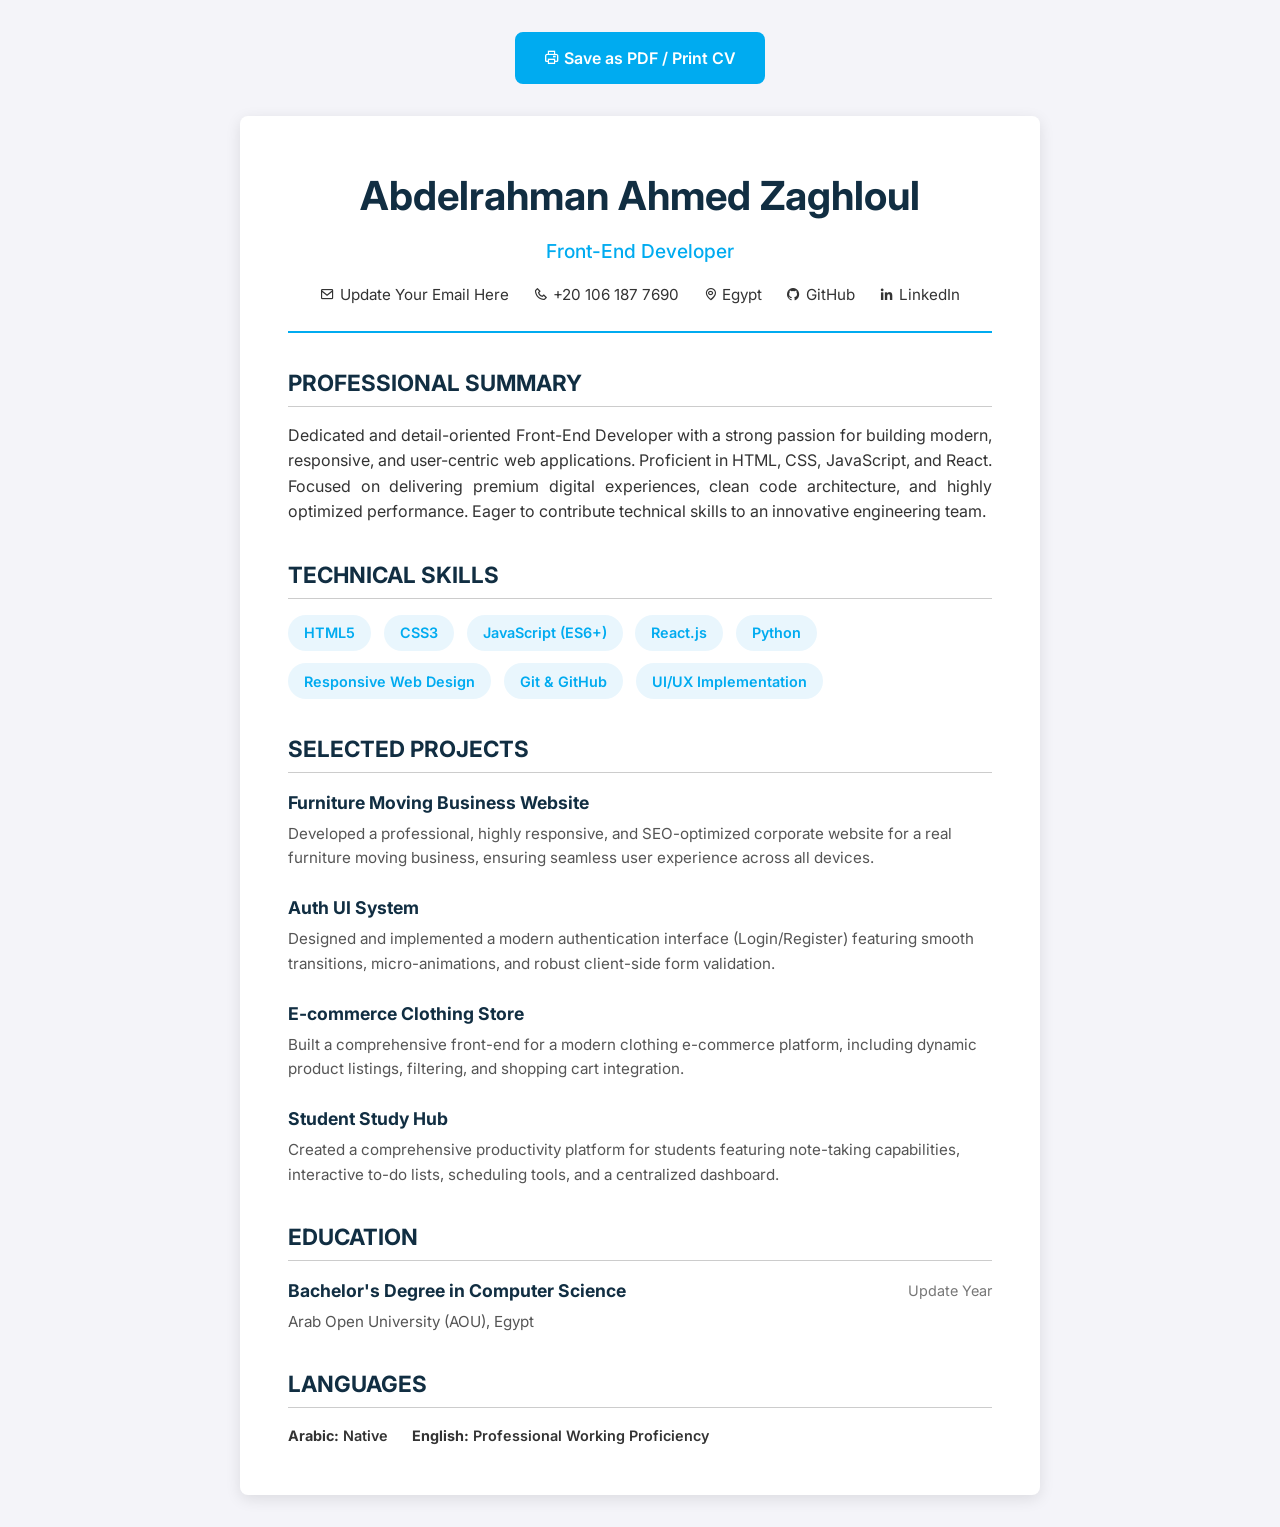
<file: cv.html>
<!DOCTYPE html>
<html lang="en">
<head>
    <meta charset="UTF-8">
    <meta name="viewport" content="width=device-width, initial-scale=1.0">
    <title>Abdelrahman Zaghloul - CV</title>
    <link href="https://fonts.googleapis.com/css2?family=Inter:wght@300;400;500;600;700&display=swap" rel="stylesheet">
    <link href='https://unpkg.com/boxicons@2.1.4/css/boxicons.min.css' rel='stylesheet'>
    <style>
        * {
            margin: 0;
            padding: 0;
            box-sizing: border-box;
            font-family: 'Inter', sans-serif;
        }
        body {
            background-color: #f4f4f9;
            color: #333;
            line-height: 1.6;
            padding: 2rem;
        }
        .cv-container {
            max-width: 800px;
            margin: 0 auto;
            background: #fff;
            padding: 3rem;
            border-radius: 8px;
            box-shadow: 0 4px 15px rgba(0,0,0,0.1);
        }
        header {
            text-align: center;
            border-bottom: 2px solid #00abf0;
            padding-bottom: 1.5rem;
            margin-bottom: 1.5rem;
        }
        header h1 {
            font-size: 2.5rem;
            color: #112e42;
            margin-bottom: 0.5rem;
        }
        header h3 {
            font-size: 1.2rem;
            color: #00abf0;
            font-weight: 500;
            margin-bottom: 1rem;
        }
        .contact-info {
            display: flex;
            justify-content: center;
            gap: 1.5rem;
            flex-wrap: wrap;
            font-size: 0.95rem;
        }
        .contact-info a, .contact-info span {
            color: #333;
            text-decoration: none;
            display: flex;
            align-items: center;
            gap: 0.3rem;
        }
        .section-title {
            font-size: 1.4rem;
            color: #112e42;
            text-transform: uppercase;
            border-bottom: 1px solid #ccc;
            padding-bottom: 0.3rem;
            margin-bottom: 1rem;
            margin-top: 2rem;
        }
        .summary {
            font-size: 1rem;
            text-align: justify;
        }
        .skills-list {
            display: flex;
            flex-wrap: wrap;
            gap: 0.8rem;
            list-style: none;
        }
        .skills-list li {
            background: #e9f6fd;
            color: #00abf0;
            padding: 0.4rem 1rem;
            border-radius: 20px;
            font-size: 0.9rem;
            font-weight: 600;
        }
        .project-item {
            margin-bottom: 1.5rem;
        }
        .project-header {
            display: flex;
            justify-content: space-between;
            align-items: center;
            margin-bottom: 0.3rem;
        }
        .project-title {
            font-size: 1.1rem;
            font-weight: 700;
            color: #112e42;
        }
        .project-link {
            font-size: 0.9rem;
            color: #00abf0;
            text-decoration: none;
        }
        .project-desc {
            font-size: 0.95rem;
            color: #555;
        }
        .education-item {
            margin-bottom: 1rem;
        }
        .education-title {
            font-size: 1.1rem;
            font-weight: 700;
            color: #112e42;
        }
        .education-date {
            font-size: 0.9rem;
            color: #777;
        }
        .print-btn {
            display: block;
            width: 250px;
            margin: 0 auto 2rem auto;
            padding: 1rem;
            background: #00abf0;
            color: #fff;
            text-align: center;
            text-decoration: none;
            font-weight: 600;
            border-radius: 8px;
            cursor: pointer;
            border: none;
            font-size: 1rem;
            transition: 0.3s;
        }
        .print-btn:hover {
            background: #008cc0;
        }

        /* Print Specific Styles */
        @media print {
            body {
                background: #fff;
                padding: 0;
            }
            .cv-container {
                box-shadow: none;
                padding: 0;
                border: none;
            }
            .print-btn {
                display: none;
            }
        }
    </style>
</head>
<body>

    <button class="print-btn" onclick="window.print()"><i class='bx bx-printer'></i> Save as PDF / Print CV</button>

    <div class="cv-container">
        <!-- Header Section -->
        <header>
            <h1>Abdelrahman Ahmed Zaghloul</h1>
            <h3>Front-End Developer</h3>
            <div class="contact-info">
                <a href="mailto:Update.Your.Email@example.com"><i class='bx bx-envelope'></i> Update Your Email Here</a>
                <a href="tel:+201061877690"><i class='bx bx-phone'></i> +20 106 187 7690</a>
                <span><i class='bx bx-map'></i> Egypt</span>
                <a href="https://github.com/23514469" target="_blank"><i class='bx bxl-github'></i> GitHub</a>
                <a href="https://www.linkedin.com/in/abdulrahman-ahmed-04962131b" target="_blank"><i class='bx bxl-linkedin'></i> LinkedIn</a>
            </div>
        </header>

        <!-- Summary Section -->
        <section>
            <h2 class="section-title">Professional Summary</h2>
            <p class="summary">
                Dedicated and detail-oriented Front-End Developer with a strong passion for building modern, responsive, and user-centric web applications. Proficient in HTML, CSS, JavaScript, and React. Focused on delivering premium digital experiences, clean code architecture, and highly optimized performance. Eager to contribute technical skills to an innovative engineering team.
            </p>
        </section>

        <!-- Technical Skills Section -->
        <section>
            <h2 class="section-title">Technical Skills</h2>
            <ul class="skills-list">
                <li>HTML5</li>
                <li>CSS3</li>
                <li>JavaScript (ES6+)</li>
                <li>React.js</li>
                <li>Python</li>
                <li>Responsive Web Design</li>
                <li>Git & GitHub</li>
                <li>UI/UX Implementation</li>
            </ul>
        </section>

        <!-- Projects Section -->
        <section>
            <h2 class="section-title">Selected Projects</h2>
            
            <div class="project-item">
                <div class="project-header">
                    <span class="project-title">Furniture Moving Business Website</span>
                </div>
                <p class="project-desc">Developed a professional, highly responsive, and SEO-optimized corporate website for a real furniture moving business, ensuring seamless user experience across all devices.</p>
            </div>

            <div class="project-item">
                <div class="project-header">
                    <span class="project-title">Auth UI System</span>
                </div>
                <p class="project-desc">Designed and implemented a modern authentication interface (Login/Register) featuring smooth transitions, micro-animations, and robust client-side form validation.</p>
            </div>

            <div class="project-item">
                <div class="project-header">
                    <span class="project-title">E-commerce Clothing Store</span>
                </div>
                <p class="project-desc">Built a comprehensive front-end for a modern clothing e-commerce platform, including dynamic product listings, filtering, and shopping cart integration.</p>
            </div>

            <div class="project-item">
                <div class="project-header">
                    <span class="project-title">Student Study Hub</span>
                </div>
                <p class="project-desc">Created a comprehensive productivity platform for students featuring note-taking capabilities, interactive to-do lists, scheduling tools, and a centralized dashboard.</p>
            </div>
        </section>

        <!-- Education Section -->
        <section>
            <h2 class="section-title">Education</h2>
            <div class="education-item">
                <div class="project-header">
                    <span class="education-title">Bachelor's Degree in Computer Science</span>
                    <span class="education-date">Update Year</span>
                </div>
                <p class="project-desc">Arab Open University (AOU), Egypt</p>
            </div>
        </section>
        
        <!-- Languages Section -->
        <section>
            <h2 class="section-title">Languages</h2>
            <ul class="skills-list" style="gap: 1.5rem;">
                <li style="background: transparent; color: #333; padding: 0;"><strong>Arabic:</strong> Native</li>
                <li style="background: transparent; color: #333; padding: 0;"><strong>English:</strong> Professional Working Proficiency</li>
            </ul>
        </section>
    </div>

</body>
</html>
</file>
